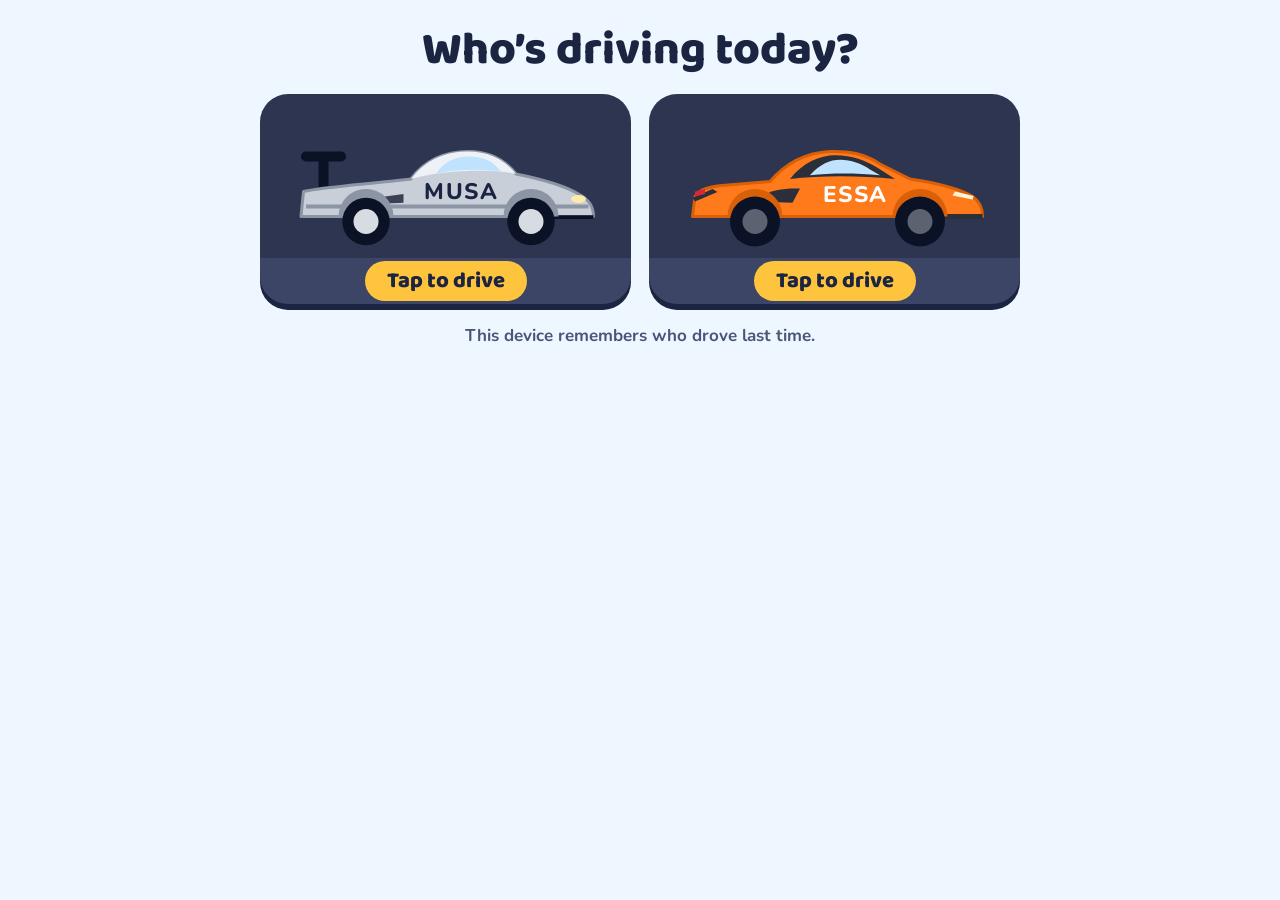
<file: index.html>
<!doctype html>
<html lang="en">
<head>
<meta charset="utf-8">
<meta name="viewport" content="width=device-width,initial-scale=1,viewport-fit=cover">
<title>Maths Grand Prix</title>
<meta name="theme-color" content="#2D3550">
<link rel="manifest" href="manifest.webmanifest">
<link rel="icon" href="icon-192.png">
<link rel="apple-touch-icon" href="apple-touch-icon.png">
<meta name="robots" content="noindex,nofollow">
<link rel="preconnect" href="https://fonts.googleapis.com">
<link rel="preconnect" href="https://fonts.gstatic.com" crossorigin>
<link rel="stylesheet" href="https://fonts.googleapis.com/css2?family=Baloo+2:wght@600;700;800&family=Nunito:wght@600;700;800&display=swap">
<link rel="stylesheet" href="app.css?v=12">
</head>
<body>
<div class="app" id="app"><div class="loading"><div class="display">Warming up the engine…</div></div></div>
<script src="gen.js?v=12"></script>
<script src="app.js?v=15"></script>
</body>
</html>
</file>
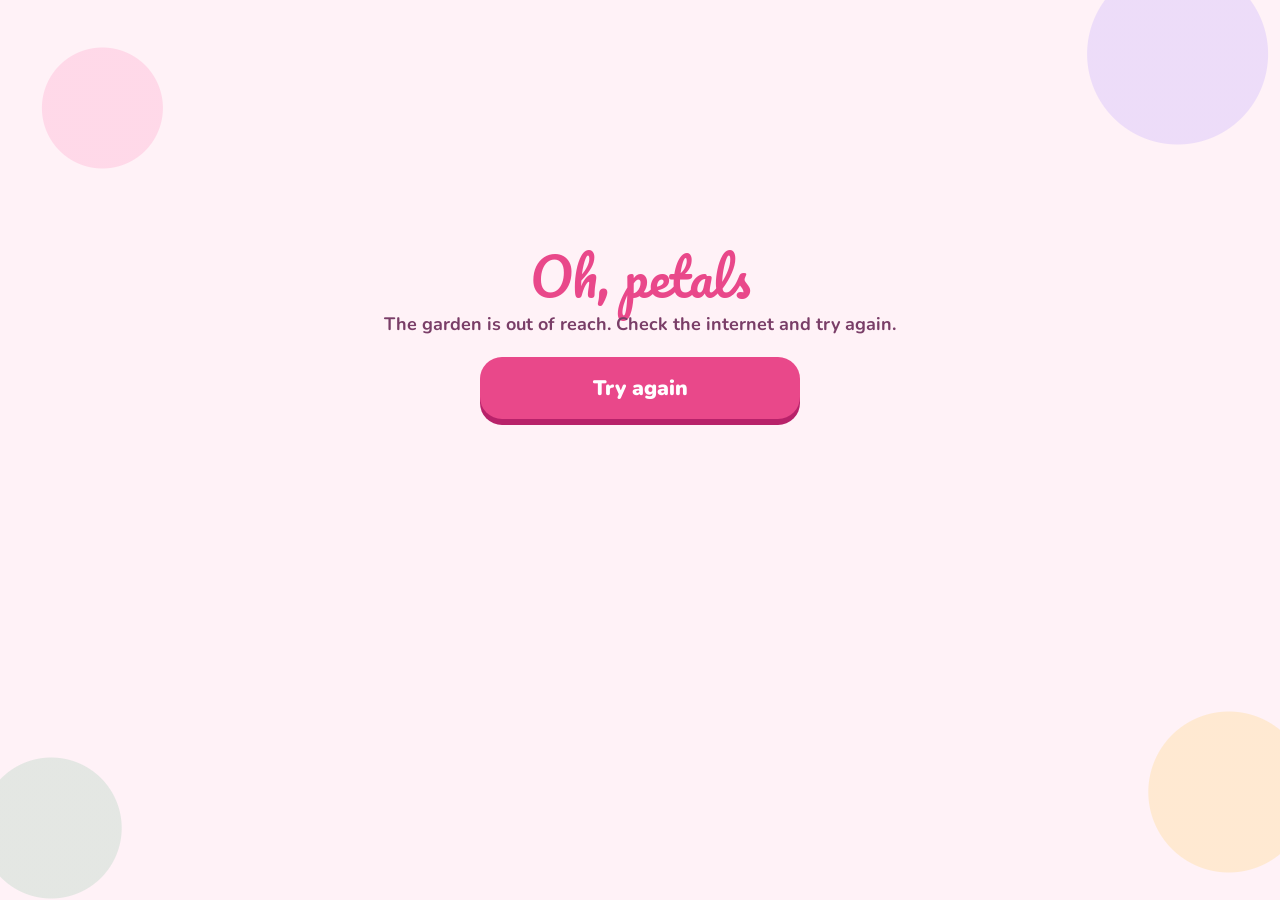
<file: dania/index.html>
<!doctype html>
<html lang="en">
<head>
<meta charset="utf-8">
<meta name="viewport" content="width=device-width,initial-scale=1,viewport-fit=cover">
<meta name="robots" content="noindex,nofollow">
<meta name="theme-color" content="#E9488A">
<title>Genius Garden</title>
<link rel="manifest" href="manifest.webmanifest">
<link rel="icon" href="icon-192.png">
<link rel="apple-touch-icon" href="icon-192.png">
<link rel="preconnect" href="https://fonts.googleapis.com">
<link rel="preconnect" href="https://fonts.gstatic.com" crossorigin>
<link rel="stylesheet" href="https://fonts.googleapis.com/css2?family=Pacifico&family=Nunito:wght@500;700;800;900&display=swap">
<link rel="stylesheet" href="app.css?v=1">
</head>
<body>
<div id="app"><div class="loading"><div class="script">Hello, Genius</div><p>Watering the garden…</p></div></div>
<script src="gen.js?v=1"></script>
<script src="app.js?v=2"></script>
</body>
</html>
</file>
<file: app.css>
:root {
  --sky: #EEF6FF; --ink: #1B2440; --ink-soft: #4A5577; --asphalt: #2D3550; --asphalt-2: #3C4566;
  --asphalt-text: #DCE4F5; --lane: #FFC43D; --lane-deep: #B88400; --card: #FFFFFF; --line: #D3E1F1;
  --chip: #E4ECF6; --car: #D62839; --go: #177A45; --go-soft: #E3F6EC; --go-ink: #0F5530;
  --warn-soft: #FFF4D6; --warn-ink: #6B5200; --dot-muted: #5A6588; --mastered: #2BB673;
  --minus: #C2410C; --minus-soft: #FFE1D6; --plus: #1D4ED8; --plus-soft: #DBE7FF;
  --font-display: 'Baloo 2', 'Trebuchet MS', 'Segoe UI', sans-serif;
  --font-body: 'Nunito', 'Segoe UI', system-ui, sans-serif;
  color-scheme: light;
}
* { box-sizing: border-box; }
html { -webkit-text-size-adjust: 100%; }
body { margin: 0; background: var(--sky); color: var(--ink); font-family: var(--font-body); font-size: 17px; font-weight: 600;
  padding-left: max(14px, env(safe-area-inset-left, 0px)); padding-right: max(14px, env(safe-area-inset-right, 0px));
  padding-top: calc(16px + env(safe-area-inset-top, 0px)); padding-bottom: calc(36px + env(safe-area-inset-bottom, 0px));
  -webkit-tap-highlight-color: transparent; }
button { font-family: inherit; color: inherit; }
button:focus-visible { outline: 4px solid var(--ink); outline-offset: 3px; }
[hidden] { display: none !important; }
.app { max-width: 760px; margin: 0 auto; display: flex; flex-direction: column; gap: 20px; }
.display { font-family: var(--font-display); font-weight: 800; line-height: 1.05; text-wrap: balance; }
.top { display: flex; align-items: center; justify-content: space-between; gap: 10px; flex-wrap: wrap; }
.brand { display: flex; align-items: center; gap: 10px; }
.brand-small { font-family: var(--font-display); font-weight: 700; font-size: 16px; color: var(--ink-soft); line-height: 1; }
.brand-big { font-size: clamp(26px, 6vw, 38px); }
.top-btns { display: flex; gap: 8px; align-items: center; }
.icon-btn { border: none; cursor: pointer; background: var(--card); border-radius: 14px; padding: 8px 12px; display: flex; align-items: center; gap: 6px; font-weight: 800; font-size: 15px; box-shadow: 0 3px 0 var(--line); min-height: 44px; }
.stats { display: grid; grid-template-columns: repeat(3, minmax(0, 1fr)); gap: 10px; }
.stat { background: var(--card); border-radius: 18px; padding: 10px 12px; display: flex; align-items: center; gap: 10px; box-shadow: 0 3px 0 var(--line); min-width: 0; }
.stat b { font-family: var(--font-display); font-size: 26px; line-height: 1; display: block; }
.stat span { font-size: 13px; color: var(--ink-soft); font-weight: 700; }
.today { background: var(--asphalt); color: var(--card); border-radius: 28px; padding: 24px 22px 0; display: flex; flex-direction: column; gap: 12px; overflow: hidden; }
.today-row { display: flex; justify-content: space-between; align-items: flex-start; gap: 14px; flex-wrap: wrap; }
.tag { align-self: flex-start; background: var(--lane); color: var(--ink); font-weight: 800; font-size: 13px; letter-spacing: 0.06em; padding: 4px 12px; border-radius: 999px; }
.today h2 { font-size: clamp(28px, 6vw, 40px); margin: 6px 0; }
.today p { margin: 0; color: var(--asphalt-text); max-width: 420px; font-size: 17px; }
.go-btn { border: none; cursor: pointer; background: var(--lane); color: var(--ink); font-family: var(--font-display); font-weight: 800; font-size: 24px; padding: 14px 26px; border-radius: 20px; box-shadow: 0 5px 0 var(--lane-deep); display: inline-flex; align-items: center; justify-content: center; gap: 10px; min-height: 56px; }
.go-btn:active { transform: translateY(3px); box-shadow: 0 2px 0 var(--lane-deep); }
.go-btn[disabled] { background: var(--chip); box-shadow: 0 5px 0 var(--line); color: var(--ink-soft); cursor: default; transform: none; }
.road { position: relative; height: 92px; margin: 0 -22px; }
.road .tarmac { position: absolute; left: 0; right: 0; bottom: 0; height: 38px; background: var(--asphalt-2); }
.road .dash { position: absolute; left: 0; right: 0; bottom: 17px; height: 4px; background: repeating-linear-gradient(90deg, var(--lane) 0 28px, transparent 28px 52px); }
.road > .car { position: absolute; left: 36px; bottom: 12px; }
.flag { position: absolute; right: 36px; bottom: 38px; width: 34px; height: 46px; border-radius: 3px; background: repeating-conic-gradient(var(--card) 0 25%, var(--ink) 0 50%) 0 0 / 12px 12px; }
.pole { position: absolute; right: 70px; bottom: 38px; width: 4px; height: 54px; background: var(--asphalt-text); }
.sec { display: flex; flex-direction: column; gap: 12px; }
.sec-head { display: flex; align-items: baseline; justify-content: space-between; gap: 10px; flex-wrap: wrap; }
.sec-head h3 { margin: 0; font-size: 24px; }
.sec-head span { color: var(--ink-soft); font-weight: 700; font-size: 15px; }
.bonus { display: grid; grid-template-columns: repeat(5, minmax(0, 1fr)); gap: 10px; }
.bonus button { border: none; cursor: pointer; background: var(--card); border-radius: 16px; padding: 10px 4px; display: flex; flex-direction: column; align-items: center; gap: 2px; box-shadow: 0 3px 0 var(--line); min-width: 0; min-height: 76px; }
.bonus button b { font-family: var(--font-display); font-size: 17px; line-height: 1; }
.bonus button small { font-size: 12px; font-weight: 800; color: var(--go); }
.bonus button.locked { cursor: default; background: var(--chip); box-shadow: none; }
.bonus button.locked small { color: var(--ink-soft); }
.bonus button.done { background: #F6EBC8; box-shadow: none; }
.bonus button.done small { color: var(--warn-ink); }
.keep { width: 100%; font-size: 26px; }
.map { background: var(--asphalt); border-radius: 24px; padding: 18px 12px 14px; display: flex; flex-direction: column; gap: 14px; }
.map-row { display: grid; grid-template-columns: repeat(8, minmax(0, 1fr)); gap: 4px; background: repeating-linear-gradient(90deg, var(--lane) 0 12px, transparent 12px 26px) 0 20px / 100% 3px no-repeat; }
.cp { display: flex; flex-direction: column; align-items: center; gap: 6px; min-width: 0; }
.cp i { font-style: normal; width: 42px; height: 42px; border-radius: 50%; display: grid; place-items: center; font-family: var(--font-display); font-weight: 800; font-size: 19px; }
.cp i.q { background: var(--lane); color: var(--ink); border: 3px solid var(--card); }
.cp i.m { background: var(--mastered); color: var(--ink); border: 3px solid var(--card); }
.cp i.c { background: var(--dot-muted); color: var(--card); border: 3px solid var(--dot-muted); }
.cp small { font-size: 11.5px; font-weight: 700; color: var(--asphalt-text); text-align: center; line-height: 1.2; }
.legend { display: flex; gap: 14px; justify-content: center; flex-wrap: wrap; font-size: 13px; font-weight: 700; color: var(--asphalt-text); }
.legend span { display: flex; align-items: center; gap: 6px; }
.legend i { width: 13px; height: 13px; border-radius: 50%; display: inline-block; }
.garage { display: grid; grid-template-columns: repeat(4, minmax(0, 1fr)); gap: 10px; }
.up { background: var(--card); border-radius: 18px; padding: 12px; display: flex; flex-direction: column; gap: 6px; box-shadow: 0 3px 0 var(--line); min-width: 0; border: none; text-align: left; }
.up .sw { height: 36px; border-radius: 10px; }
.up b { font-size: 15px; line-height: 1.15; }
.up small { font-size: 13px; font-weight: 800; color: var(--ink-soft); }
.up small.ok { color: var(--go); }
.studied { background: var(--card); border-radius: 24px; padding: 20px; display: flex; flex-direction: column; gap: 14px; box-shadow: 0 4px 0 var(--line); }
.studied h3 { margin: 0; font-size: 24px; }
.studied p { margin: 0; color: var(--ink-soft); }
.pick-grid { display: grid; grid-template-columns: repeat(8, minmax(0, 1fr)); gap: 8px; }
.pick-grid.lessons { grid-template-columns: 1fr; }
.pick { border: 3px solid var(--line); background: #F4F8FD; border-radius: 14px; min-height: 52px; font-family: var(--font-display); font-weight: 800; font-size: 20px; cursor: pointer; }
.pick.on { background: var(--lane); border-color: var(--ink); }
.pick.lesson { text-align: left; font-family: var(--font-body); font-size: 16px; padding: 10px 14px; }
.race-top { display: flex; align-items: center; justify-content: space-between; gap: 10px; }
.race-top .display { font-size: 21px; text-align: center; }
.track { position: relative; height: 96px; background: var(--asphalt); border-radius: 22px; overflow: hidden; }
.track .dash { position: absolute; left: 18px; right: 18px; top: 62px; height: 4px; background: repeating-linear-gradient(90deg, var(--lane) 0 22px, transparent 22px 40px); }
.track .flag { right: 20px; bottom: auto; top: 16px; }
.track .pole { right: 54px; bottom: auto; top: 16px; height: 62px; }
#carwrap { position: absolute; top: 28px; transition: left .6s cubic-bezier(.3,1.4,.5,1); }
@media (prefers-reduced-motion: reduce) { #carwrap { transition: none; } }
.qcard { background: var(--card); border-radius: 28px; padding: clamp(16px, 4.5vw, 32px); display: flex; flex-direction: column; gap: 18px; box-shadow: 0 6px 0 var(--line); }
.q-head { display: flex; justify-content: space-between; align-items: center; gap: 10px; flex-wrap: wrap; }
.chip { background: var(--chip); color: var(--asphalt); font-weight: 800; font-size: 14px; padding: 6px 14px; border-radius: 999px; }
.say-btn { border: none; cursor: pointer; background: var(--chip); border-radius: 999px; padding: 8px 14px; display: flex; align-items: center; gap: 6px; font-weight: 800; font-size: 15px; min-height: 44px; }
.qtext { font-family: var(--font-display); font-weight: 700; font-size: clamp(25px, 5.4vw, 36px); line-height: 1.2; margin: 0; text-wrap: balance; white-space: pre-line; }
.qtext .op { display: inline-block; min-width: 1.1em; text-align: center; border-radius: 10px; padding: 0 4px; }
.qtext .op.minus { color: var(--minus); background: var(--minus-soft); }
.qtext .op.plus { color: var(--plus); background: var(--plus-soft); }
.eq { display: flex; align-items: center; justify-content: center; gap: 12px; flex-wrap: wrap; }
.eq .n { font-family: var(--font-display); font-weight: 800; font-size: clamp(54px, 15vw, 76px); line-height: 1; }
.eq .opbox { display: flex; flex-direction: column; align-items: center; gap: 2px; }
.eq .opc { width: 60px; height: 60px; border-radius: 50%; display: flex; align-items: center; justify-content: center; font-family: var(--font-display); font-weight: 800; font-size: 44px; line-height: 1; }
.eq .opc.minus { background: var(--minus-soft); border: 4px solid var(--minus); color: var(--minus); }
.eq .opc.plus { background: var(--plus-soft); border: 4px solid var(--plus); color: var(--plus); }
.eq .opbox small { font-size: 13px; font-weight: 800; }
.eq .opbox small.minus { color: #9A3412; } .eq .opbox small.plus { color: var(--plus); }
.eq .box { min-width: 64px; height: 64px; border: 4px dashed #8A97B4; border-radius: 14px; display: inline-block; }
.visual { display: flex; justify-content: center; overflow-x: auto; }
.visual svg { max-width: 100%; height: auto; }
.opts { display: grid; grid-template-columns: repeat(2, minmax(0, 1fr)); gap: 14px; }
.opt { cursor: pointer; font-family: var(--font-display); font-weight: 800; font-size: clamp(22px, 4.6vw, 34px); min-height: 84px; padding: 10px; border-radius: 22px; background: #F4F8FD; border: 4px solid var(--line); box-shadow: 0 5px 0 var(--line); line-height: 1.15; }
.opt.long { font-size: clamp(18px, 3.6vw, 24px); }
.opt.on { background: var(--lane); border-color: var(--ink); box-shadow: 0 5px 0 var(--lane-deep); }
.opt.right { background: var(--go-soft); border-color: var(--go); box-shadow: 0 5px 0 var(--go); }
.entry { display: flex; flex-direction: column; gap: 12px; align-items: center; }
.screen { min-width: 200px; max-width: 100%; min-height: 72px; padding: 6px 22px; border-radius: 20px; border: 4px solid var(--line); background: #F4F8FD; font-family: var(--font-display); font-weight: 800; font-size: 42px; display: flex; align-items: center; justify-content: center; gap: 10px; font-variant-numeric: tabular-nums; }
.screen.ok { background: var(--go-soft); border-color: var(--go); }
.screen.no { background: var(--warn-soft); border-color: var(--lane-deep); }
.screen .ph { color: var(--ink-soft); font-size: 20px; font-weight: 700; }
.screen .unit { font-size: 24px; color: var(--ink-soft); }
.pad { display: grid; grid-template-columns: repeat(3, minmax(0, 1fr)); gap: 10px; width: min(100%, 360px); }
.key { cursor: pointer; border: none; min-height: 60px; border-radius: 18px; background: var(--chip); box-shadow: 0 4px 0 var(--line); font-family: var(--font-display); font-weight: 800; font-size: 30px; }
.key.fn { font-family: var(--font-body); font-size: 17px; }
.key:active, .opt:active, .pick:active, .bonus button:active { transform: translateY(3px); }
.hint { text-align: center; color: var(--ink-soft); font-weight: 700; margin: 0; }
.next { width: 100%; font-size: 28px; padding: 16px; }
.fb { border-radius: 24px; padding: 18px; display: flex; flex-direction: column; gap: 12px; }
.fb.good { background: var(--go-soft); align-items: center; text-align: center; }
.fb.try { background: var(--card); box-shadow: 0 5px 0 var(--line); }
.fb h3 { margin: 0; font-size: 30px; }
.fb.good h3 { color: var(--go-ink); }
.fb p { margin: 0; font-size: 19px; font-weight: 700; }
.blocks { display: flex; flex-direction: column; gap: 6px; align-items: flex-start; }
.blocks .row { display: flex; gap: 4px; flex-wrap: wrap; }
.blocks i { width: 26px; height: 26px; border-radius: 6px; display: inline-block; }
.blocks i.t { background: #3B82F6; border: 2px solid #1D4ED8; }
.blocks i.o { background: #FB923C; border: 2px solid #C2410C; }
.blocks i.a { background: #34D399; border: 2px solid #047857; }
.blocks i.x { background: #EEF2F7; border: 2px dashed #8A97B4; }
.blocks i.e { background: #FFFFFF; border: 2px solid #8A97B4; }
.checker { height: 32px; border-radius: 12px; background: repeating-conic-gradient(var(--card) 0 25%, var(--ink) 0 50%) 0 0 / 32px 32px; }
.finish-title { font-size: clamp(42px, 9vw, 62px); text-align: center; margin: 4px 0 0; }
.finish-sub { text-align: center; color: var(--ink-soft); font-size: 20px; margin: 0; }
.prize { background: var(--card); border-radius: 28px; padding: 24px; display: flex; flex-direction: column; align-items: center; gap: 12px; box-shadow: 0 5px 0 var(--line); text-align: center; }
.stars { display: flex; gap: 10px; }
.stars svg { animation: pop 0.5s ease-out both; }
.stars svg:nth-child(2) { animation-delay: 0.15s; }
.stars svg:nth-child(3) { animation-delay: 0.3s; }
@keyframes pop { from { transform: scale(0.4); } to { transform: scale(1); } }
@media (prefers-reduced-motion: reduce) { .stars svg { animation: none; } }
.prize h2 { margin: 0; font-size: 30px; }
.prize p { margin: 0; color: var(--ink-soft); max-width: 480px; font-size: 18px; }
.saved { font-size: 14px; color: var(--ink-soft); font-weight: 700; }
.fact { background: var(--warn-soft); border-radius: 22px; padding: 18px 20px; display: flex; gap: 14px; align-items: center; }
.fact b { font-family: var(--font-display); font-size: 19px; display: block; }
.tip { background: var(--card); border-radius: 26px; padding: 22px; display: flex; flex-direction: column; gap: 14px; box-shadow: 0 5px 0 var(--line); }
.tip h3 { margin: 0; font-size: 26px; }
.qa { display: flex; gap: 12px; flex-wrap: wrap; }
.qa div { border-radius: 16px; padding: 10px 16px; }
.qa small { display: block; font-size: 13px; font-weight: 800; color: var(--ink-soft); letter-spacing: 0.04em; }
.qa b { font-family: var(--font-display); font-size: 22px; }
.step { display: flex; gap: 12px; align-items: flex-start; font-size: 18px; font-weight: 700; }
.step i { font-style: normal; width: 32px; height: 32px; flex-shrink: 0; border-radius: 50%; background: var(--asphalt); color: var(--card); display: grid; place-items: center; font-weight: 800; }
.try { border-top: 3px dashed var(--line); padding-top: 14px; display: flex; flex-direction: column; gap: 10px; }
.try-row { display: flex; gap: 10px; flex-wrap: wrap; }
.try-row .opt { min-height: 60px; flex: 1 1 120px; font-size: 22px; }
.result { border-radius: 14px; padding: 12px 16px; font-weight: 700; }
.result.good { background: var(--go-soft); color: var(--go-ink); }
.result.mid { background: var(--warn-soft); color: var(--warn-ink); }
.strong { background: var(--go-soft); border-radius: 22px; padding: 18px 20px; display: flex; gap: 14px; align-items: center; }
.strong b { font-family: var(--font-display); font-size: 19px; color: var(--go-ink); display: block; }
.two { display: grid; grid-template-columns: repeat(2, minmax(0, 1fr)); gap: 14px; }
.plain-btn { border: none; cursor: pointer; background: var(--card); color: var(--ink); font-family: var(--font-display); font-weight: 800; font-size: 22px; padding: 16px; border-radius: 20px; box-shadow: 0 5px 0 var(--line); min-height: 56px; }
.two .go-btn { font-size: 22px; }
.loading { text-align: center; padding: 50px 10px; display: flex; flex-direction: column; align-items: center; gap: 18px; }
.loading .display { font-size: 30px; }
.picker { display: flex; flex-direction: column; gap: 20px; }
.picker h1 { margin: 10px 0 0; font-size: clamp(32px, 8vw, 46px); text-align: center; }
.drivers { display: grid; grid-template-columns: repeat(auto-fit, minmax(min(100%, 300px), 1fr)); gap: 18px; }
.driver-car { border: none; cursor: pointer; background: var(--asphalt); border-radius: 28px; padding: 20px 16px 0; display: flex; flex-direction: column; align-items: center; gap: 4px; box-shadow: 0 6px 0 var(--ink); overflow: hidden; color: var(--card); }
.driver-car .strip { align-self: stretch; margin: 0 -16px; height: 46px; background: var(--asphalt-2); display: flex; align-items: center; justify-content: center; }
.driver-car .strip span { background: var(--lane); color: var(--ink); font-family: var(--font-display); font-weight: 800; font-size: 22px; padding: 2px 22px; border-radius: 999px; }
.lock { display: flex; flex-direction: column; gap: 18px; align-items: stretch; }
.lock-head { display: flex; flex-direction: column; align-items: center; gap: 6px; text-align: center; }
.lock-head h1 { margin: 0; font-size: 36px; }
.lock-head p { margin: 0; font-size: 20px; font-weight: 800; }
.pics { display: grid; grid-template-columns: repeat(3, minmax(0, 1fr)); gap: 14px; max-width: 460px; width: 100%; align-self: center; }
.pic { min-height: 100px; border-radius: 22px; display: flex; align-items: center; justify-content: center; cursor: pointer; background: var(--card); border: 4px solid var(--line); box-shadow: 0 4px 0 var(--line); }
.pic.on { background: var(--warn-soft); border-color: var(--lane-deep); box-shadow: 0 4px 0 var(--lane-deep); }
.pic.ok { background: var(--go-soft); border-color: var(--go); box-shadow: 0 4px 0 var(--go); }
.msg { border-radius: 18px; padding: 14px 16px; font-size: 18px; font-weight: 800; text-align: center; }
.msg.mid { background: var(--warn-soft); color: var(--warn-ink); }
.msg.good { background: var(--go-soft); color: var(--go-ink); }
.pit { display: flex; flex-direction: column; gap: 18px; }
.pit-card { background: var(--asphalt); color: var(--card); border-radius: 28px; padding: 24px 20px; display: flex; flex-direction: column; align-items: center; gap: 12px; text-align: center; overflow: hidden; }
.pit-card h1 { margin: 0; font-size: clamp(32px, 8vw, 44px); }
.pit-card p { margin: 0; font-size: 19px; color: var(--asphalt-text); max-width: 460px; }
.pit-time { background: var(--lane); color: var(--ink); border-radius: 22px; padding: 12px 22px; font-family: var(--font-display); font-weight: 800; font-size: 26px; }
.pit-idea { background: var(--card); border-radius: 22px; padding: 18px 20px; box-shadow: 0 4px 0 var(--line); display: flex; gap: 14px; align-items: center; font-size: 18px; font-weight: 700; }
.pit-idea b { font-family: var(--font-display); font-size: 20px; display: block; }
.steam { animation: rise 2s ease-out infinite; }
.steam.s2 { animation-delay: .6s; } .steam.s3 { animation-delay: 1.2s; }
@keyframes rise { from { transform: translateY(6px); opacity: .9; } to { transform: translateY(-14px); opacity: 0; } }
@media (prefers-reduced-motion: reduce) { .steam { animation: none; } }
.small-link { align-self: center; border: none; background: transparent; color: var(--ink-soft); font-weight: 800; font-size: 15px; text-decoration: underline; cursor: pointer; padding: 10px; min-height: 44px; }
@media (max-width: 560px) {
  .bonus { grid-template-columns: repeat(4, minmax(0, 1fr)); }
  .garage { grid-template-columns: repeat(2, minmax(0, 1fr)); }
  .map-row { grid-template-columns: repeat(4, minmax(0, 1fr)); row-gap: 12px; background: none; }
  .pick-grid { grid-template-columns: repeat(4, minmax(0, 1fr)); }
  .opts { grid-template-columns: 1fr; }
  .opts.two-up { grid-template-columns: repeat(2, minmax(0, 1fr)); }
  .stat { flex-direction: column; align-items: flex-start; gap: 4px; }
  .today { padding: 20px 18px 0; } .road { margin: 0 -18px; }
}

/* finish celebration */
.finish-title { font-size: clamp(32px, 8vw, 62px); display: flex; align-items: center; justify-content: center; gap: 10px; }
.finish-title .wflag { width: clamp(30px, 7vw, 64px); height: auto; flex-shrink: 0; }
.finish-title .wflag:last-child { transform: scaleX(-1); }
.wflag .cloth { transform-origin: 12px 23px; animation: flagwave 0.5s ease-in-out infinite alternate; }
@keyframes flagwave { from { transform: skewY(-6deg) scaleX(0.94); } to { transform: skewY(6deg) scaleX(1); } }
.victory { animation: victory 0.55s cubic-bezier(.3,.7,.4,1) 4 alternate; }
@keyframes victory { from { transform: translateY(0) rotate(0); } to { transform: translateY(-34px) rotate(-6deg); } }
@media (prefers-reduced-motion: reduce) { .wflag .cloth, .victory { animation: none; } }
</file>
<file: dania/app.css>
/* Genius Garden: a blush-pink flower garden. One light look on purpose (it is her space, not a document). */
:root {
  --blush: #FFF2F7;
  --petal: #FFD6E7;
  --rose: #E9488A;
  --rose-deep: #B8226A;
  --berry: #4A1638;
  --plum: #7A3E68;
  --leaf: #3FA36B;
  --leaf-soft: #E2F5EA;
  --sun: #FFC94D;
  --lilac: #B79CFF;
  --coral: #FF8A7A;
  --card: #FFFFFF;
  --line: #F4C6DA;
  --script: "Pacifico", "Brush Script MT", cursive;
  --body: "Nunito", "Segoe UI", system-ui, sans-serif;
  color-scheme: light;
}
* { box-sizing: border-box; }
html, body { margin: 0; min-height: 100%; }
body {
  background: var(--blush);
  background-image:
    radial-gradient(circle at 8% 12%, rgba(255, 214, 231, 0.9) 0 60px, transparent 61px),
    radial-gradient(circle at 92% 6%, rgba(183, 156, 255, 0.25) 0 90px, transparent 91px),
    radial-gradient(circle at 96% 88%, rgba(255, 201, 77, 0.22) 0 80px, transparent 81px),
    radial-gradient(circle at 4% 92%, rgba(63, 163, 107, 0.14) 0 70px, transparent 71px);
  background-attachment: fixed;
  color: var(--berry);
  font-family: var(--body);
  font-size: 18px;
  line-height: 1.45;
  -webkit-tap-highlight-color: transparent;
}
#app {
  max-width: 760px; margin: 0 auto;
  padding-block: max(18px, env(safe-area-inset-top, 0px)) max(28px, env(safe-area-inset-bottom, 0px));
  padding-left: max(16px, env(safe-area-inset-left, 0px));
  padding-right: max(16px, env(safe-area-inset-right, 0px));
}
button { font: inherit; color: inherit; cursor: pointer; border: 0; background: none; }
button:focus-visible { outline: 3px solid var(--lilac); outline-offset: 3px; }
.script { font-family: var(--script); font-weight: 400; color: var(--rose); line-height: 1.15; }
.loading { min-height: 70vh; display: grid; place-content: center; text-align: center; gap: 4px; }
.loading .script { font-size: 52px; }
.loading p { margin: 0; color: var(--plum); font-weight: 700; }

/* top bar */
.top { display: flex; align-items: center; justify-content: space-between; gap: 12px; margin-bottom: 14px; }
.brand { display: flex; align-items: center; gap: 10px; min-width: 0; }
.brand .script { font-size: 30px; white-space: nowrap; }
.brand small { display: block; font-weight: 800; color: var(--plum); font-size: 13px; letter-spacing: 0.08em; text-transform: uppercase; }
@media (max-width: 460px) { .brand .script { font-size: 22px; } .brand small { display: none; } .brand svg { width: 32px; height: 32px; } .icon-btn { padding: 7px 11px; font-size: 14px; } }
.icon-btn { background: var(--card); border: 2px solid var(--line); border-radius: 999px; padding: 8px 14px; font-weight: 800; font-size: 15px; color: var(--plum); white-space: nowrap; }

/* lock screen */
.lock { text-align: center; display: grid; gap: 16px; padding-top: 4vh; }
.lock h1 { margin: 0; font-size: clamp(46px, 11vw, 76px); }
.lock .sub { margin: 0; font-weight: 800; color: var(--plum); }
.pics { display: grid; grid-template-columns: repeat(3, 1fr); gap: 14px; max-width: 460px; margin: 6px auto 0; width: 100%; }
.pic { background: var(--card); border: 3px solid var(--line); border-radius: 26px; aspect-ratio: 1; display: grid; place-items: center; box-shadow: 0 6px 0 var(--petal); transition: transform 0.12s; }
.pic:active { transform: translateY(3px); box-shadow: 0 3px 0 var(--petal); }
.pic.on { border-color: var(--rose); box-shadow: 0 6px 0 var(--rose); }
.pic svg { width: 72%; height: auto; }
.msg { min-height: 1.5em; font-weight: 800; }
.msg.good { color: var(--leaf); }
.msg.mid { color: var(--rose-deep); }

/* home garden */
.hello { background: var(--card); border-radius: 28px; padding: 18px 20px; display: grid; grid-template-columns: 1fr auto; gap: 6px 14px; align-items: center; box-shadow: 0 8px 0 var(--petal); }
.hello h1 { margin: 0; font-size: clamp(32px, 7vw, 44px); }
.hello p { margin: 0; color: var(--plum); font-weight: 700; }
.stats { display: flex; flex-wrap: wrap; gap: 8px; grid-column: 1 / -1; margin-top: 6px; }
.chip { background: var(--blush); border: 2px solid var(--line); border-radius: 999px; padding: 4px 12px; font-weight: 800; font-size: 15px; display: inline-flex; align-items: center; gap: 6px; font-variant-numeric: tabular-nums; }
.chip.time { background: var(--leaf-soft); border-color: #BFE7CF; color: #22744A; }
.section-title { font-weight: 900; font-size: 15px; letter-spacing: 0.1em; text-transform: uppercase; color: var(--plum); margin: 22px 4px 10px; }
.garden { display: grid; grid-template-columns: repeat(5, 1fr); gap: 10px; }
.plot { background: var(--card); border: 2px solid var(--line); border-radius: 22px; padding: 10px 4px 8px; display: grid; justify-items: center; gap: 2px; min-height: 120px; align-content: start; }
.plot svg { width: 64px; height: 76px; }
.plot b { font-size: 14px; font-weight: 900; }
.plot span { font-size: 13px; font-weight: 800; color: var(--plum); font-variant-numeric: tabular-nums; }
.plot.done { background: #FFF8FB; }
.plot.next { border-color: var(--rose); box-shadow: 0 5px 0 var(--rose); }
.plot.next span { color: var(--rose-deep); }
.big-btn { display: block; width: 100%; margin-top: 16px; background: var(--rose); color: #FFFFFF; font-weight: 900; font-size: 21px; padding: 16px; border-radius: 22px; box-shadow: 0 6px 0 var(--rose-deep); }
.big-btn:active { transform: translateY(3px); box-shadow: 0 3px 0 var(--rose-deep); }
.big-btn.soft { background: var(--card); color: var(--rose-deep); border: 2px solid var(--line); box-shadow: 0 5px 0 var(--petal); }
.note { text-align: center; color: var(--plum); font-weight: 700; font-size: 15px; margin: 14px 0 0; }
@media (max-width: 460px) { .garden { grid-template-columns: repeat(5, 1fr); gap: 6px; } .plot { min-height: 100px; border-radius: 16px; } .plot svg { width: 46px; height: 56px; } .plot b { font-size: 12px; } .plot span { font-size: 11px; } }

/* practice */
.progress { display: flex; gap: 5px; margin: 4px 0 14px; }
.progress i { flex: 1; height: 10px; border-radius: 6px; background: var(--petal); }
.progress i.done { background: var(--rose); }
.progress i.now { background: var(--lilac); }
.qcard { background: var(--card); border-radius: 28px; padding: 22px 20px; box-shadow: 0 8px 0 var(--petal); }
.qmeta { font-size: 14px; font-weight: 900; letter-spacing: 0.08em; text-transform: uppercase; color: var(--plum); margin-bottom: 8px; }
.qtext { font-size: clamp(21px, 4.6vw, 26px); font-weight: 800; line-height: 1.35; text-wrap: pretty; }
.qtext sup { font-size: 0.65em; }
.opts { display: grid; grid-template-columns: 1fr 1fr; gap: 10px; margin-top: 18px; }
.opt { background: var(--blush); border: 3px solid var(--line); border-radius: 18px; padding: 14px 12px; font-weight: 800; font-size: 19px; text-align: center; min-height: 58px; }
.opt.on { border-color: var(--rose); background: #FFE3EF; }
.opt.right { border-color: var(--leaf); background: var(--leaf-soft); }
.opt.wrong { border-color: var(--coral); background: #FFE9E5; }
@media (max-width: 460px) { .opts { grid-template-columns: 1fr; } }
.answer { margin-top: 18px; display: flex; align-items: center; justify-content: center; gap: 8px; min-height: 64px; background: var(--blush); border: 3px dashed var(--line); border-radius: 18px; font-size: 30px; font-weight: 900; font-variant-numeric: tabular-nums; }
.answer .ph { color: #D9A5BF; font-size: 20px; font-weight: 800; }
.answer .unit { font-size: 20px; color: var(--plum); }
.pad { display: grid; grid-template-columns: repeat(4, 1fr); gap: 8px; margin-top: 12px; }
.key { background: var(--card); border: 2px solid var(--line); border-radius: 16px; padding: 12px 0; font-size: 24px; font-weight: 900; box-shadow: 0 4px 0 var(--petal); }
.key:active { transform: translateY(2px); box-shadow: 0 2px 0 var(--petal); }
.key.fn { color: var(--plum); font-size: 19px; }
.go { margin-top: 16px; width: 100%; background: var(--rose); color: #FFFFFF; font-weight: 900; font-size: 21px; padding: 15px; border-radius: 20px; box-shadow: 0 6px 0 var(--rose-deep); }
.go:disabled { opacity: 0.45; cursor: default; }
.feedback { margin-top: 16px; border-radius: 20px; padding: 14px 16px; font-weight: 700; }
.feedback.good { background: var(--leaf-soft); color: #1F6B42; }
.feedback.slip { background: #FFF0EC; color: var(--berry); border: 2px solid #FFD3CA; }
.feedback h3 { margin: 0 0 6px; font-size: 19px; font-weight: 900; }
.feedback ol { margin: 6px 0 0; padding-left: 22px; }
.feedback li { margin: 3px 0; }
.feedback .ans { font-weight: 900; color: var(--rose-deep); }
.bar-row { display: flex; justify-content: space-between; align-items: center; gap: 10px; margin-bottom: 6px; }
.bar-row .script { font-size: 26px; }

/* finish */
.finish { text-align: center; display: grid; gap: 12px; }
.finish h1 { margin: 6px 0 0; font-size: clamp(40px, 9vw, 58px); }
.score { font-size: clamp(54px, 14vw, 84px); font-weight: 900; color: var(--berry); line-height: 1; font-variant-numeric: tabular-nums; }
.score small { display: block; font-size: 18px; font-weight: 800; color: var(--plum); margin-top: 6px; }
.cheer { font-weight: 800; font-size: 20px; color: var(--rose-deep); margin: 0; }
.bouquet svg { width: min(260px, 70vw); height: auto; }
.bloom { animation: bloom 0.9s cubic-bezier(.3, 1.4, .5, 1) both; transform-origin: 50% 90%; }
@keyframes bloom { from { transform: scale(0.3) rotate(-8deg); opacity: 0; } to { transform: scale(1) rotate(0); opacity: 1; } }
.two { display: grid; grid-template-columns: 1fr 1fr; gap: 10px; }
.two .big-btn { margin-top: 0; }
.fact { background: var(--card); border-radius: 22px; padding: 14px 16px; text-align: left; font-weight: 700; border: 2px solid var(--line); }
.fact b { color: var(--rose-deep); display: block; margin-bottom: 2px; }

/* garden break */
.rest { text-align: center; display: grid; gap: 12px; padding-top: 2vh; }
.rest h1 { margin: 0; font-size: clamp(38px, 9vw, 54px); }
.rest .count { font-size: clamp(44px, 12vw, 70px); font-weight: 900; font-variant-numeric: tabular-nums; color: var(--berry); line-height: 1; }
.rest p { margin: 0; font-weight: 700; color: var(--plum); }
.ideas { background: var(--card); border-radius: 22px; padding: 14px 18px; text-align: left; border: 2px solid var(--line); }
.ideas b { color: var(--rose-deep); }
.ideas ul { margin: 6px 0 0; padding-left: 20px; }

@media (prefers-reduced-motion: reduce) { .bloom { animation: none; } .pic, .key, .big-btn { transition: none; } }
</file>
